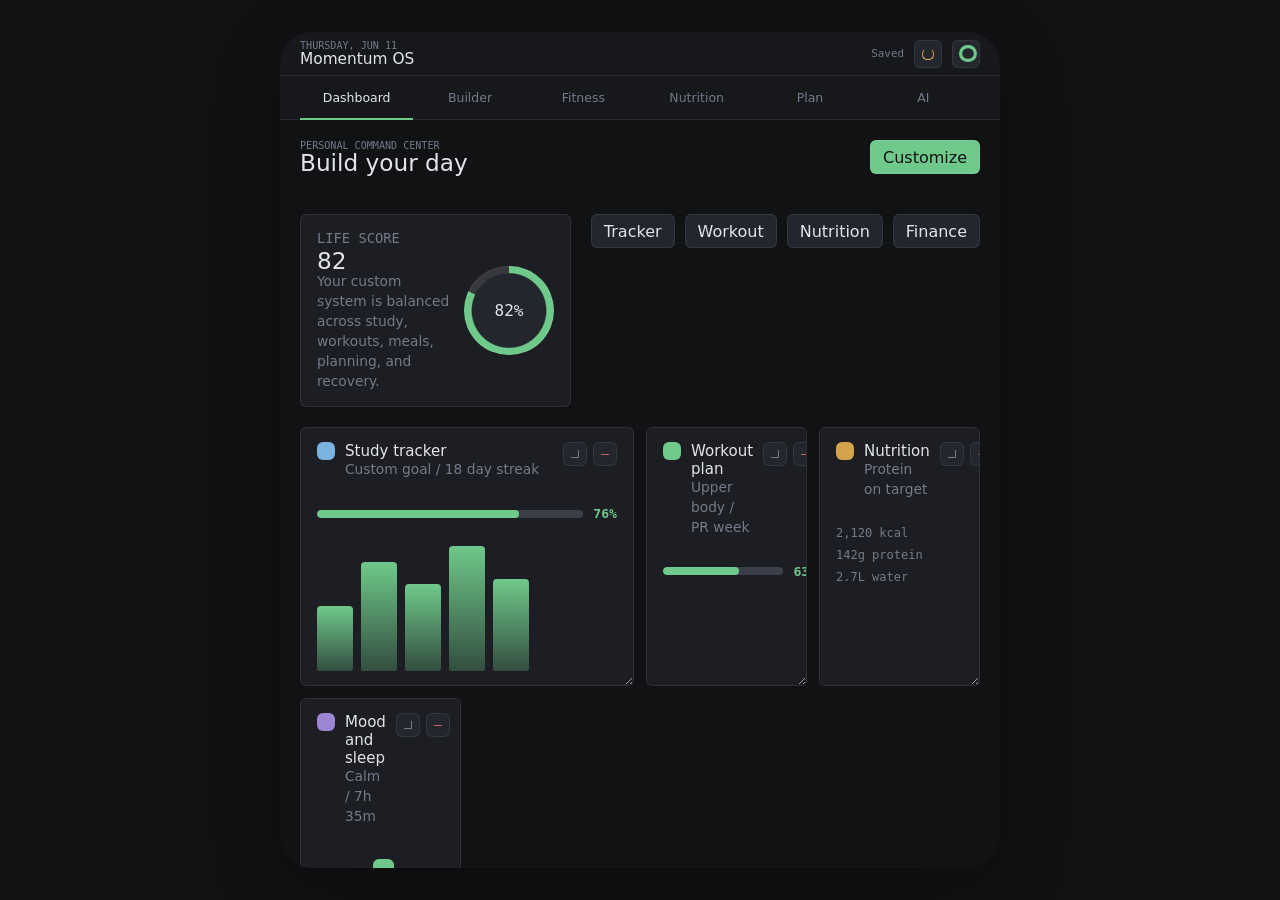
<file: index.html>
<!doctype html>
<html lang="en">
  <head>
    <meta charset="UTF-8" />
    <meta name="viewport" content="width=device-width, initial-scale=1.0" />
    <title>Momentum OS</title>
    <link rel="stylesheet" href="styles.css" />
  </head>
  <body>
    <div class="app-shell" data-theme="dark">
      <header class="topbar">
        <div>
          <p class="eyebrow">Thursday, Jun 11</p>
          <h1>Momentum OS</h1>
        </div>
        <div class="top-actions">
          <span class="save-indicator" id="saveState">Saved</span>
          <button class="alert-button" aria-label="Notifications" title="Notifications"></button>
          <button class="icon-button" id="themeToggle" aria-label="Toggle theme" title="Toggle theme">
            <span class="icon-sun"></span>
          </button>
        </div>
      </header>

      <nav class="bottom-nav" aria-label="Primary">
        <button class="active" data-target="dashboard"><span>Dashboard</span></button>
        <button data-target="builder"><span>Builder</span></button>
        <button data-target="fitness"><span>Fitness</span></button>
        <button data-target="nutrition"><span>Nutrition</span></button>
        <button data-target="planning"><span>Plan</span></button>
        <button data-target="coach"><span>AI</span></button>
      </nav>

      <main>
        <section class="view active" id="dashboard" aria-labelledby="dashboard-title">
          <div class="section-heading page-heading">
            <div>
              <p class="eyebrow">Personal command center</p>
              <h2 id="dashboard-title">Build your day</h2>
            </div>
            <button class="primary-button" data-target="builder" data-jump>Customize</button>
          </div>

          <section class="panel hero-panel">
            <div>
              <p class="eyebrow">Life score</p>
              <h2>82</h2>
              <p>Your custom system is balanced across study, workouts, meals, planning, and recovery.</p>
            </div>
            <div class="ring" style="--value: 82"><span>82%</span></div>
          </section>

          <div class="widget-toolbar">
            <button class="secondary-button" data-add-widget="tracker">Tracker</button>
            <button class="secondary-button" data-add-widget="workout">Workout</button>
            <button class="secondary-button" data-add-widget="nutrition">Nutrition</button>
            <button class="secondary-button" data-add-widget="finance">Finance</button>
          </div>

          <div class="dashboard-grid" id="dashboardGrid" aria-label="Custom dashboard widgets">
            <article class="widget-card large" draggable="true" data-widget="study">
              <div class="widget-head">
                <span class="widget-icon blue"></span>
                <div><h3>Study tracker</h3><p>Custom goal / 18 day streak</p></div>
                <div class="widget-actions">
                  <button class="resize-widget" aria-label="Resize widget">Resize</button>
                  <button class="remove-widget" aria-label="Remove widget">Remove</button>
                </div>
              </div>
              <div class="progress-row"><div class="progress-track"><span style="width: 76%"></span></div><strong>76%</strong></div>
              <div class="bar-chart compact"><span style="--h: 48%"></span><span style="--h: 80%"></span><span style="--h: 64%"></span><span style="--h: 92%"></span><span style="--h: 68%"></span></div>
            </article>

            <article class="widget-card" draggable="true" data-widget="workout">
              <div class="widget-head">
                <span class="widget-icon green"></span>
                <div><h3>Workout plan</h3><p>Upper body / PR week</p></div>
                <div class="widget-actions">
                  <button class="resize-widget" aria-label="Resize widget">Resize</button>
                  <button class="remove-widget" aria-label="Remove widget">Remove</button>
                </div>
              </div>
              <div class="progress-row"><div class="progress-track"><span style="width: 63%"></span></div><strong>63%</strong></div>
            </article>

            <article class="widget-card" draggable="true" data-widget="nutrition">
              <div class="widget-head">
                <span class="widget-icon amber"></span>
                <div><h3>Nutrition</h3><p>Protein on target</p></div>
                <div class="widget-actions">
                  <button class="resize-widget" aria-label="Resize widget">Resize</button>
                  <button class="remove-widget" aria-label="Remove widget">Remove</button>
                </div>
              </div>
              <div class="macro-row"><span>2,120 kcal</span><span>142g protein</span><span>2.7L water</span></div>
            </article>

            <article class="widget-card" draggable="true" data-widget="mood">
              <div class="widget-head">
                <span class="widget-icon purple"></span>
                <div><h3>Mood and sleep</h3><p>Calm / 7h 35m</p></div>
                <div class="widget-actions">
                  <button class="resize-widget" aria-label="Resize widget">Resize</button>
                  <button class="remove-widget" aria-label="Remove widget">Remove</button>
                </div>
              </div>
              <div class="mood-scale"><span></span><span></span><span class="active"></span><span></span><span></span></div>
            </article>
          </div>
        </section>

        <section class="view" id="builder" aria-labelledby="builder-title">
          <div class="section-heading page-heading">
            <div>
              <p class="eyebrow">System builder</p>
              <h2 id="builder-title">Customize everything</h2>
            </div>
            <button class="primary-button" id="createTracker">Create tracker</button>
          </div>

          <section class="panel">
            <div class="section-heading">
              <h3>Widget library</h3>
              <span class="pill">Drag-ready</span>
            </div>
            <div class="widget-library">
              <button data-add-widget="habit">Habit Tracker</button>
              <button data-add-widget="study">Study Tracker</button>
              <button data-add-widget="workout">Workout Tracker</button>
              <button data-add-widget="nutrition">Nutrition Tracker</button>
              <button data-add-widget="calendar">Calendar</button>
              <button data-add-widget="todo">To-Do List</button>
              <button data-add-widget="water">Water Intake</button>
              <button data-add-widget="sleep">Sleep Tracker</button>
              <button data-add-widget="mood">Mood Tracker</button>
              <button data-add-widget="reading">Reading Tracker</button>
              <button data-add-widget="finance">Finance Tracker</button>
              <button data-add-widget="custom">Custom Tracker</button>
            </div>
          </section>

          <section class="panel builder-panel">
            <div class="section-heading">
              <h3>Personalization</h3>
              <span class="pill">Live</span>
            </div>
            <label>Tracker name <input id="trackerName" value="Hydration + focus" /></label>
            <label>Category <input id="trackerCategory" value="Health" /></label>
            <label>Goal unit <input id="trackerUnit" value="8 glasses" /></label>
            <div class="swatches" aria-label="Theme colors">
              <button class="swatch green selected" data-accent="#6fc98a" aria-label="Green theme"></button>
              <button class="swatch blue" data-accent="#7bb3e0" aria-label="Blue theme"></button>
              <button class="swatch amber" data-accent="#d4a44c" aria-label="Amber theme"></button>
              <button class="swatch purple" data-accent="#9d86d4" aria-label="Purple theme"></button>
            </div>
          </section>

          <section class="panel">
            <div class="section-heading">
              <h3>Layouts</h3>
              <span class="pill">Mobile first</span>
            </div>
            <div class="layout-options">
              <button class="selected" data-layout="balanced">Balanced</button>
              <button data-layout="dense">Dense</button>
              <button data-layout="focus">Focus</button>
            </div>
          </section>
        </section>

        <section class="view" id="fitness" aria-labelledby="fitness-title">
          <div class="section-heading page-heading">
            <div>
              <p class="eyebrow">Workout dashboard</p>
              <h2 id="fitness-title">Strength system</h2>
            </div>
            <span class="pill">9 week streak</span>
          </div>

          <section class="panel hero-panel">
            <div>
              <p class="eyebrow">Today</p>
              <h3>Push strength A</h3>
              <p>Bench press, shoulder press, incline dumbbell press, dips, triceps.</p>
            </div>
            <button class="primary-button">Log workout</button>
          </section>

          <div class="two-col">
            <section class="panel">
              <div class="section-heading"><h3>Exercises</h3><span class="pill">PR ready</span></div>
              <div class="log-list">
                <div><strong>Bench press</strong><span>4 sets / 8 reps / 82.5 kg</span></div>
                <div><strong>Incline DB press</strong><span>3 sets / 10 reps / 28 kg</span></div>
                <div><strong>Cable fly</strong><span>3 sets / 14 reps / 18 kg</span></div>
              </div>
            </section>

            <section class="panel">
              <div class="section-heading"><h3>Muscle targets</h3><span class="pill">Weekly</span></div>
              <div class="subject-list">
                <div class="subject"><div><strong>Chest</strong><span>14 / 18 sets</span></div><div class="progress-track"><span style="width: 78%"></span></div></div>
                <div class="subject"><div><strong>Back</strong><span>10 / 16 sets</span></div><div class="progress-track"><span style="width: 62%"></span></div></div>
                <div class="subject"><div><strong>Legs</strong><span>8 / 14 sets</span></div><div class="progress-track"><span style="width: 57%"></span></div></div>
              </div>
            </section>
          </div>

          <section class="panel">
            <div class="section-heading"><h3>Strength trend</h3><span class="pill">6 months</span></div>
            <div class="line-chart" aria-label="Strength progress chart">
              <svg viewBox="0 0 320 120" role="img">
                <path class="grid-line" d="M10 100H310M10 60H310M10 20H310"></path>
                <path class="area" d="M10 94 C54 86, 65 68, 96 71 S143 76, 174 52 S238 36, 310 24 L310 120 L10 120Z"></path>
                <path class="line" d="M10 94 C54 86, 65 68, 96 71 S143 76, 174 52 S238 36, 310 24"></path>
              </svg>
            </div>
          </section>
        </section>

        <section class="view" id="nutrition" aria-labelledby="nutrition-title">
          <div class="section-heading page-heading">
            <div>
              <p class="eyebrow">Nutrition tracker</p>
              <h2 id="nutrition-title">Fuel plan</h2>
            </div>
            <button class="primary-button">Log meal</button>
          </div>

          <section class="panel hero-panel">
            <div>
              <p class="eyebrow">Workout aligned</p>
              <h3>Lean strength target</h3>
              <p>Protein is 86% complete. Add 34g protein at dinner to support recovery.</p>
            </div>
            <div class="ring" style="--value: 86"><span>86%</span></div>
          </section>

          <div class="macro-grid">
            <article class="metric"><p>Calories</p><strong>2,120</strong><div class="progress-track"><span style="width: 78%"></span></div></article>
            <article class="metric"><p>Protein</p><strong>142g</strong><div class="progress-track"><span style="width: 86%"></span></div></article>
            <article class="metric"><p>Carbs</p><strong>238g</strong><div class="progress-track"><span style="width: 69%"></span></div></article>
            <article class="metric"><p>Fats</p><strong>64g</strong><div class="progress-track"><span style="width: 72%"></span></div></article>
            <article class="metric"><p>Fiber</p><strong>29g</strong><div class="progress-track"><span style="width: 81%"></span></div></article>
            <article class="metric"><p>Water</p><strong>2.7L</strong><div class="progress-track"><span style="width: 67%"></span></div></article>
          </div>

          <section class="panel">
            <div class="section-heading"><h3>Meal plan</h3><span class="pill">Custom foods</span></div>
            <div class="log-list">
              <div><strong>Breakfast bowl</strong><span>620 kcal / oats, yogurt, berries, whey</span></div>
              <div><strong>Training lunch</strong><span>740 kcal / rice, chicken, avocado</span></div>
              <div><strong>Planned dinner</strong><span>680 kcal / salmon, potato, greens</span></div>
            </div>
          </section>
        </section>

        <section class="view" id="planning" aria-labelledby="planning-title">
          <div class="section-heading page-heading">
            <div>
              <p class="eyebrow">Calendar and planning</p>
              <h2 id="planning-title">Smart schedule</h2>
            </div>
            <button class="secondary-button">Connect</button>
          </div>

          <section class="panel sync-panel">
            <div><strong>Google Calendar</strong><span>Two-way sync active</span></div>
            <label class="toggle"><input type="checkbox" checked /><span></span></label>
            <div><strong>Apple Calendar</strong><span>Meals, workouts, tasks, and study blocks</span></div>
            <label class="toggle"><input type="checkbox" checked /><span></span></label>
          </section>

          <section class="panel">
            <div class="section-heading"><h3>Smart suggestions</h3><span class="pill">AI scheduled</span></div>
            <div class="timeline">
              <div class="timeline-item now"><time>08:30</time><div><strong>Deep work block</strong><span>Best focus window based on history</span></div></div>
              <div class="timeline-item"><time>17:10</time><div><strong>Push workout</strong><span>Placed after nutrition target is met</span></div></div>
              <div class="timeline-item"><time>20:30</time><div><strong>Meal prep and review</strong><span>Creates tomorrow's nutrition tasks</span></div></div>
            </div>
          </section>
        </section>

        <section class="view" id="coach" aria-labelledby="coach-title">
          <div class="section-heading page-heading">
            <div>
              <p class="eyebrow">AI coach</p>
              <h2 id="coach-title">Personal insights</h2>
            </div>
            <span class="pill">Adaptive</span>
          </div>

          <section class="panel coach-card">
            <h3>Today's recommendation</h3>
            <p>Your workout consistency is high, but sleep dips after late study sessions. Move revision earlier and keep dinner protein-heavy on training days.</p>
            <div class="ai-actions">
              <button class="primary-button">Generate workout plan</button>
              <button class="secondary-button">Build study schedule</button>
            </div>
          </section>

          <section class="panel">
            <div class="section-heading"><h3>Trends</h3><span class="pill">Daily / weekly / monthly / yearly</span></div>
            <div class="insight-list">
              <div><strong>Strength</strong><span>Bench volume up 14% over 6 weeks.</span></div>
              <div><strong>Nutrition</strong><span>Protein adherence predicts better workout completion.</span></div>
              <div><strong>Study</strong><span>Two 50-minute blocks beat four short sessions for retention.</span></div>
              <div><strong>Consistency</strong><span>Your best streaks start with morning dashboard check-ins.</span></div>
            </div>
          </section>
        </section>
      </main>
    </div>
    <script src="app.js"></script>
  </body>
</html>
</file>
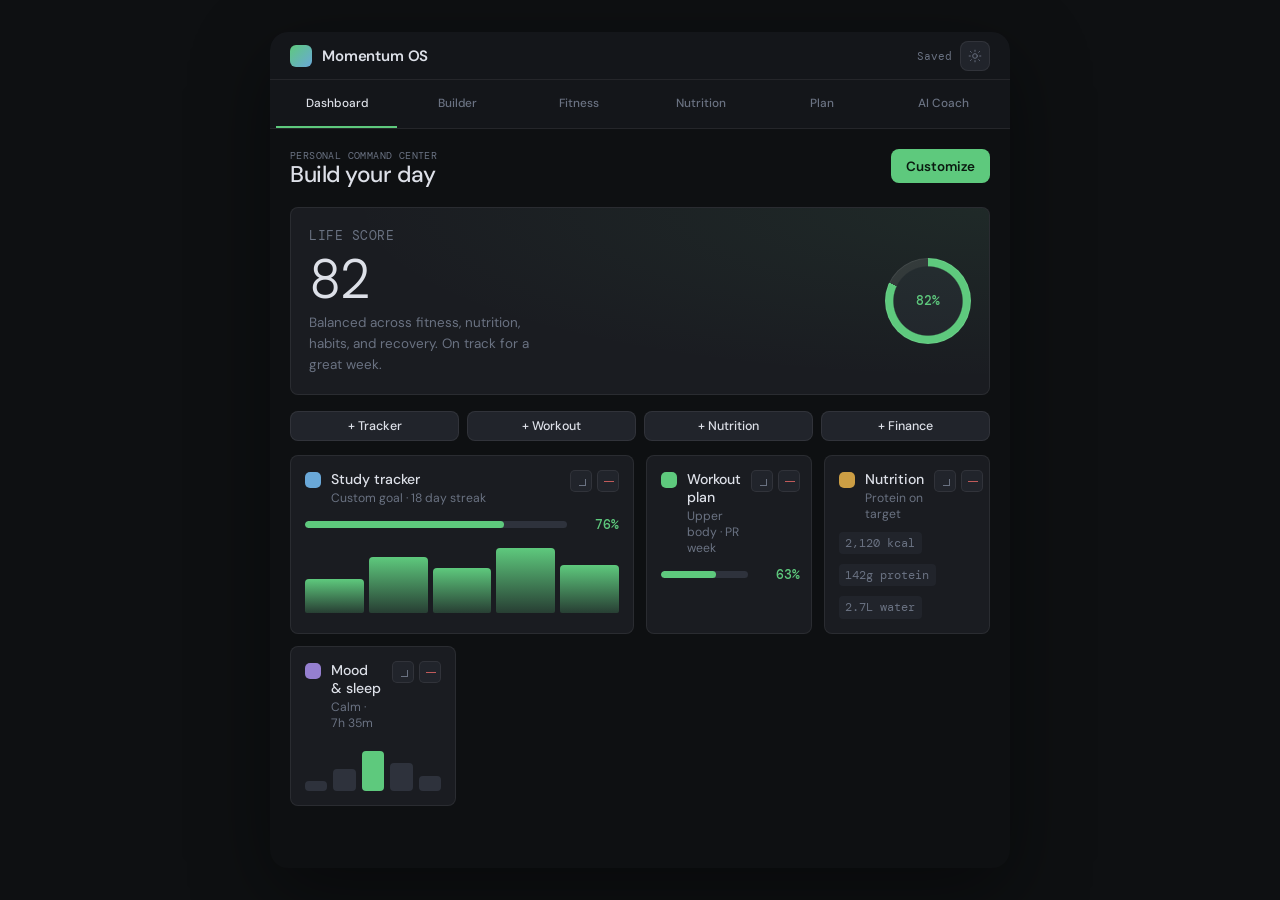
<file: momentum-os (2).html>
<!doctype html>
<html lang="en">
  <head>
    <meta charset="UTF-8" />
    <meta name="viewport" content="width=device-width, initial-scale=1.0" />
    <title>Momentum OS</title>
    <link rel="preconnect" href="https://fonts.googleapis.com" />
    <link rel="preconnect" href="https://fonts.gstatic.com" crossorigin />
    <link href="https://fonts.googleapis.com/css2?family=DM+Mono:ital,wght@0,300;0,400;0,500;1,400&family=DM+Sans:ital,opsz,wght@0,9..40,300;0,9..40,400;0,9..40,500;0,9..40,600;1,9..40,400&display=swap" rel="stylesheet" />
    <style>
/* ─── Design tokens ─────────────────────────────────────── */
:root {
  color-scheme: dark;
  --bg:        #0e1012;
  --rail:      #14161a;
  --card:      #1a1c21;
  --raised:    #21242b;
  --border:    rgba(255,255,255,.07);
  --border-md: rgba(255,255,255,.13);
  --text:      #dde0e8;
  --muted:     #6a7282;
  --faint:     #2e323c;
  --green:     #5ec97d;
  --blue:      #6aa8d8;
  --amber:     #cc9e44;
  --red:       #c05a5a;
  --purple:    #957fd0;
  --accent:    var(--green);
  --accent-2:  var(--blue);
  --warn:      var(--amber);
  --danger:    var(--red);
  --ink:       var(--text);
  --line:      var(--border);
  --surface:   var(--card);
  --surface-2: var(--raised);
  --page:      var(--bg);
  --shadow:    0 24px 80px rgba(0,0,0,.42);
  --radius:    8px;
  --font-sans: 'DM Sans', system-ui, sans-serif;
  --font-mono: 'DM Mono', 'Menlo', monospace;
}

.app-shell[data-theme="light"] {
  color-scheme: light;
  --bg:        #f2f4f7;
  --rail:      #e9ecf0;
  --card:      #ffffff;
  --raised:    #eef0f4;
  --border:    rgba(17,18,20,.08);
  --border-md: rgba(17,18,20,.14);
  --text:      #14161a;
  --muted:     #627082;
  --faint:     #c4c8d2;
  --page:      var(--bg);
  --ink:       var(--text);
  --line:      var(--border);
  --surface:   var(--card);
  --surface-2: var(--raised);
  --shadow:    0 24px 80px rgba(17,18,20,.12);
}

/* ─── Reset & base ──────────────────────────────────────── */
*, *::before, *::after { box-sizing: border-box; margin: 0; padding: 0; }
html { min-height: 100%; background: var(--bg); }
body {
  min-height: 100vh;
  color: var(--ink);
  font-family: var(--font-sans);
  font-size: 15px;
  font-weight: 400;
  background: var(--bg);
  -webkit-font-smoothing: antialiased;
}
button, input, textarea { font: inherit; color: inherit; cursor: pointer; }
input, textarea { cursor: text; }
h1, h2, h3, h4, p { margin: 0; }
a { color: inherit; }

/* ─── Shell ─────────────────────────────────────────────── */
.app-shell {
  width: min(100%, 740px);
  min-height: 100vh;
  height: 100vh;
  margin: 0 auto;
  background: var(--page);
  box-shadow: var(--shadow);
  display: flex;
  flex-direction: column;
  overflow: hidden;
  position: relative;
}

/* ─── Topbar ─────────────────────────────────────────────── */
.topbar {
  flex: 0 0 48px;
  z-index: 20;
  display: flex;
  justify-content: space-between;
  align-items: center;
  gap: 12px;
  padding: 0 20px;
  background: var(--rail);
  border-bottom: 1px solid var(--border);
}
.topbar-brand { display: flex; align-items: center; gap: 10px; }
.brand-mark {
  width: 22px; height: 22px; border-radius: 6px;
  background: linear-gradient(135deg, var(--green) 0%, var(--blue) 100%);
  flex-shrink: 0;
}
h1 { font-size: .94rem; font-weight: 600; letter-spacing: -.01em; }
h2 { font-size: 1.42rem; font-weight: 500; line-height: 1.1; letter-spacing: -.02em; }
h3 { font-size: .92rem; font-weight: 500; }
.eyebrow {
  color: var(--muted);
  font-family: var(--font-mono);
  font-size: .62rem;
  text-transform: uppercase;
  letter-spacing: .04em;
}
.top-actions { display: flex; align-items: center; gap: 8px; }
.save-indicator { color: var(--muted); font-family: var(--font-mono); font-size: .67rem; transition: color 200ms; }
.save-indicator.saving { color: var(--accent); }

.icon-btn {
  width: 30px; height: 30px; border-radius: var(--radius);
  border: 1px solid var(--line);
  background: var(--surface-2);
  display: grid; place-items: center;
  transition: border-color 160ms, background 160ms;
  position: relative;
}
.icon-btn:hover { border-color: var(--border-md); }
.icon-btn svg { width: 14px; height: 14px; stroke: var(--muted); fill: none; stroke-width: 1.6; stroke-linecap: round; stroke-linejoin: round; }

/* ─── Bottom nav ─────────────────────────────────────────── */
.bottom-nav {
  flex: 0 0 48px;
  z-index: 20;
  display: grid;
  grid-template-columns: repeat(6, 1fr);
  background: var(--rail);
  border-bottom: 1px solid var(--border);
  padding: 0 6px;
}
.bottom-nav button {
  min-height: 48px;
  border: 0; border-radius: 0;
  border-bottom: 2px solid transparent;
  background: transparent;
  color: var(--muted);
  font-size: .74rem;
  font-weight: 500;
  transition: color 160ms, border-color 160ms;
  display: flex; align-items: center; justify-content: center;
}
.bottom-nav button.active { color: var(--text); border-bottom-color: var(--accent); }

/* ─── Main scroll area ───────────────────────────────────── */
main { flex: 1; overflow-y: auto; overflow-x: hidden; padding: 20px; scroll-behavior: smooth; }

/* ─── Views ─────────────────────────────────────────────── */
.view { display: none; }
.view.active { display: block; animation: slide-in 240ms cubic-bezier(.25,.46,.45,.94) both; }
@keyframes slide-in {
  from { opacity: 0; transform: translateY(8px); }
}
@media (prefers-reduced-motion: reduce) {
  .view.active { animation: none; }
}

/* ─── Reusable components ────────────────────────────────── */
.panel {
  border: 1px solid var(--line);
  background: var(--surface);
  border-radius: var(--radius);
  padding: 16px;
  margin-top: 16px;
}
.panel:first-child { margin-top: 0; }

.page-heading {
  display: flex; justify-content: space-between; align-items: flex-start;
  margin-bottom: 20px; gap: 12px;
}

.section-head {
  display: flex; justify-content: space-between; align-items: center;
  margin-bottom: 14px; gap: 8px;
}

.pill {
  padding: .3rem .6rem;
  border: 1px solid var(--line);
  background: var(--surface-2);
  border-radius: 6px;
  color: var(--accent);
  font-size: .71rem;
  font-weight: 700;
  white-space: nowrap;
}

.btn-primary {
  min-height: 34px; padding: 0 14px;
  background: var(--green); color: #0a1a10;
  border: 1px solid transparent;
  border-radius: var(--radius);
  font-weight: 600; font-size: .84rem;
  transition: opacity 160ms, transform 100ms;
  white-space: nowrap;
}
.btn-primary:hover { opacity: .9; }
.btn-primary:active { transform: scale(.97); }
.btn-secondary {
  min-height: 34px; padding: 0 14px;
  background: var(--surface-2); color: var(--ink);
  border: 1px solid var(--line);
  border-radius: var(--radius);
  font-weight: 500; font-size: .84rem;
  transition: border-color 160ms;
}
.btn-secondary:hover { border-color: var(--border-md); }

/* ─── Hero panel ─────────────────────────────────────────── */
.hero-panel {
  display: grid;
  grid-template-columns: 1fr auto;
  align-items: center;
  gap: 16px;
  padding: 18px;
  border: 1px solid var(--line);
  background: var(--surface);
  border-radius: var(--radius);
  margin-bottom: 16px;
  position: relative;
  overflow: hidden;
}
.hero-panel::before {
  content: '';
  position: absolute; inset: 0;
  background: radial-gradient(ellipse at top right, rgba(94,201,125,.08) 0%, transparent 65%);
  pointer-events: none;
}
.hero-panel h2 {
  font-family: var(--font-mono);
  font-size: 3.4rem;
  font-weight: 300;
  color: var(--text);
  margin: .2rem 0;
  letter-spacing: -.04em;
}
.hero-panel p { color: var(--muted); font-size: .84rem; line-height: 1.55; max-width: 28ch; }

/* ─── Ring ───────────────────────────────────────────────── */
.ring {
  --size: 5.4rem;
  width: var(--size); aspect-ratio: 1;
  border-radius: 50%;
  display: grid; place-items: center;
  background:
    radial-gradient(circle, var(--surface-2) 56%, transparent 58%),
    conic-gradient(var(--accent) calc(var(--value) * 1%), rgba(255,255,255,.1) 0);
  box-shadow: inset 0 0 0 1px var(--line);
  flex-shrink: 0;
}
.ring span { font-family: var(--font-mono); font-size: .82rem; font-weight: 500; color: var(--accent); }

/* ─── Progress ───────────────────────────────────────────── */
.progress-row { display: flex; align-items: center; gap: 10px; }
.progress-track {
  flex: 1; height: 7px; border-radius: 4px;
  background: var(--faint); overflow: hidden;
}
.progress-track span {
  display: block; height: 100%; border-radius: inherit;
  background: var(--green);
  transition: width 600ms cubic-bezier(.2,.9,.2,1);
}
.progress-pct { font-family: var(--font-mono); font-size: .8rem; color: var(--accent); font-weight: 500; min-width: 2.6rem; text-align: right; }

/* ─── Widget grid ─────────────────────────────────────────── */
.widget-toolbar {
  display: grid;
  grid-template-columns: repeat(4, 1fr);
  gap: 8px;
  margin-bottom: 14px;
}
.widget-toolbar .btn-secondary { font-size: .78rem; padding: 0 8px; min-height: 30px; }

.dashboard-grid {
  display: grid;
  grid-template-columns: repeat(2, minmax(0,1fr));
  gap: 12px;
  position: relative;
}
.dashboard-grid.dense-layout { grid-template-columns: repeat(3,minmax(0,1fr)); }
.dashboard-grid.focus-layout { grid-template-columns: 1fr; }
.dashboard-grid.focus-layout .widget-card { grid-column: 1; }

/* drop indicator */
.drop-indicator {
  position: absolute; left: 0; right: 0;
  height: 2px; background: var(--accent);
  border-radius: 2px; pointer-events: none;
  opacity: 0; transition: opacity 120ms;
}
.drop-indicator.visible { opacity: 1; }

.widget-card {
  border: 1px solid var(--line);
  background: var(--surface);
  border-radius: var(--radius);
  padding: 14px;
  min-height: 148px;
  align-content: start;
  display: grid;
  gap: 10px;
  transition: opacity 180ms, transform 160ms, border-color 160ms, box-shadow 160ms;
  cursor: grab;
}
.widget-card:hover { border-color: var(--border-md); }
.widget-card.large { grid-column: 1 / -1; }
.widget-card.dragging { opacity: .42; transform: scale(.97); box-shadow: 0 8px 32px rgba(0,0,0,.3); cursor: grabbing; }

.widget-head {
  display: grid;
  grid-template-columns: auto 1fr auto;
  gap: 10px;
  align-items: start;
}
.widget-dot {
  width: 16px; height: 16px; border-radius: 5px; flex-shrink: 0; margin-top: 2px;
}
.widget-dot.green { background: var(--green); }
.widget-dot.blue  { background: var(--blue); }
.widget-dot.amber { background: var(--amber); }
.widget-dot.purple { background: var(--purple); }

.widget-head h3 { font-size: .88rem; font-weight: 500; }
.widget-head p { color: var(--muted); font-size: .76rem; margin-top: 2px; }

.widget-acts { display: flex; gap: 5px; }
.widget-acts button {
  width: 22px; height: 22px; border-radius: 5px;
  border: 1px solid var(--border);
  background: var(--raised);
  overflow: hidden; text-indent: -999px;
  position: relative;
  transition: border-color 160ms;
}
.widget-acts button:hover { border-color: var(--border-md); }
.resize-btn::after {
  content: ''; position: absolute;
  right: 5px; bottom: 5px;
  width: 7px; height: 7px;
  border: 1.5px solid var(--muted);
  border-top: 0; border-left: 0;
}
.remove-btn::after {
  content: ''; position: absolute;
  left: 6px; top: 10px;
  width: 10px; height: 1.5px;
  background: var(--red);
}

/* macro row */
.macro-row {
  display: flex; gap: 10px; flex-wrap: wrap;
  font-family: var(--font-mono); font-size: .73rem; color: var(--muted);
}
.macro-row span { background: var(--raised); border-radius: 4px; padding: .2rem .4rem; }

/* mood scale */
.mood-scale {
  display: grid; grid-template-columns: repeat(5,1fr);
  gap: 6px; align-items: end; height: 50px;
}
.mood-scale span { border-radius: 4px; background: var(--faint); transition: background 200ms; }
.mood-scale span.active { background: var(--accent); }
.mood-scale span:nth-child(1) { height: 20%; }
.mood-scale span:nth-child(2) { height: 44%; }
.mood-scale span:nth-child(3) { height: 80%; }
.mood-scale span:nth-child(4) { height: 56%; }
.mood-scale span:nth-child(5) { height: 30%; }

/* bar chart */
.bar-chart {
  height: 70px;
  display: grid; grid-template-columns: repeat(5,1fr);
  align-items: end; gap: 5px;
}
.bar-chart span {
  height: var(--h); min-height: 6px;
  border-radius: 4px 4px 2px 2px;
  background: linear-gradient(180deg, var(--green), rgba(94,201,125,.2));
  animation: grow 600ms cubic-bezier(.2,.9,.2,1) both;
}
@keyframes grow { from { height: 4px; } }
@media (prefers-reduced-motion: reduce) { .bar-chart span { animation: none; } }

/* ─── Builder ─────────────────────────────────────────────── */
.widget-library {
  display: grid;
  grid-template-columns: repeat(2,1fr);
  gap: 8px;
}
.widget-library button {
  min-height: 36px; padding: 0 10px;
  text-align: left;
  border: 1px solid var(--border);
  border-radius: var(--radius);
  background: var(--raised);
  font-size: .82rem;
  transition: border-color 160ms, background 160ms;
}
.widget-library button:hover { border-color: var(--border-md); background: var(--surface-2); }

.builder-form { display: grid; gap: 12px; }
.builder-form label { display: grid; gap: 5px; color: var(--muted); font-size: .74rem; }
.builder-form input {
  min-height: 36px; padding: 0 10px;
  border: 1px solid var(--border);
  border-radius: var(--radius);
  background: var(--raised);
  transition: border-color 160ms;
}
.builder-form input:focus { outline: none; border-color: var(--accent); }

.swatches { display: flex; gap: 8px; padding: 4px 0; }
.swatch {
  width: 32px; height: 32px; border-radius: var(--radius);
  border: 2px solid transparent;
  cursor: pointer; transition: transform 120ms;
}
.swatch:hover { transform: scale(1.08); }
.swatch.selected { box-shadow: 0 0 0 2px var(--text); }
.swatch.green  { background: var(--green); }
.swatch.blue   { background: var(--blue); }
.swatch.amber  { background: var(--amber); }
.swatch.purple { background: var(--purple); }

.layout-opts { display: grid; grid-template-columns: repeat(3,1fr); gap: 8px; }
.layout-opts button {
  min-height: 36px; border: 1px solid var(--border);
  border-radius: var(--radius); background: var(--raised);
  font-size: .82rem; transition: border-color 160ms, background 160ms;
}
.layout-opts button.selected { background: var(--accent); color: #0a1a10; border-color: var(--accent); font-weight: 600; }

/* ─── Fitness ─────────────────────────────────────────────── */
.log-list { display: grid; gap: 8px; }
.log-item {
  padding: 10px 12px;
  border: 1px solid var(--border);
  border-radius: var(--radius);
  background: var(--raised);
  display: grid; gap: 2px;
}
.log-item strong { font-size: .88rem; }
.log-item span   { color: var(--muted); font-size: .76rem; }

.subject-list { display: grid; gap: 10px; }
.subject-item { display: grid; gap: 7px; padding: 10px 12px; border-radius: var(--radius); background: var(--raised); }
.subject-item-top { display: flex; justify-content: space-between; }
.subject-item-top strong { font-size: .86rem; }
.subject-item-top span   { color: var(--muted); font-size: .76rem; }

.line-chart { height: 9rem; }
.line-chart svg { width: 100%; height: 100%; }
.chart-grid { stroke: var(--line); stroke-width: 1; }
.chart-area { fill: rgba(94,201,125,.13); }
.chart-line { fill: none; stroke: var(--accent); stroke-width: 2.5; stroke-linecap: round; stroke-linejoin: round; }

/* Pomodoro timer */
.timer-face {
  display: grid; place-items: center;
  padding: 8px 0;
}
#timerDisplay {
  font-family: var(--font-mono);
  font-size: 2.6rem;
  font-weight: 300;
  letter-spacing: -.02em;
  color: var(--text);
  transition: color 300ms;
}
#timerDisplay.active-timer { color: var(--accent); }
.timer-modes {
  display: grid; grid-template-columns: repeat(3,1fr);
  gap: 6px; margin-bottom: 12px;
}
.timer-modes button {
  min-height: 32px; border: 1px solid var(--border);
  border-radius: var(--radius); background: var(--raised);
  font-size: .78rem; color: var(--muted);
  transition: background 160ms, color 160ms;
}
.timer-modes button.selected { background: var(--accent); color: #0a1a10; border-color: var(--accent); font-weight: 600; }
.timer-btns { display: grid; grid-template-columns: 1fr 1fr; gap: 8px; }
.timer-ring {
  position: relative; width: 120px; height: 120px; margin: 0 auto 10px;
}
.timer-ring svg { width: 100%; height: 100%; transform: rotate(-90deg); }
.timer-ring-track { fill: none; stroke: var(--faint); stroke-width: 5; }
.timer-ring-fill  { fill: none; stroke: var(--accent); stroke-width: 5; stroke-linecap: round; transition: stroke-dashoffset 1s linear; }
.timer-ring-label { position: absolute; inset: 0; display: grid; place-items: center; }
.timer-ring-label span { font-family: var(--font-mono); font-size: 1.5rem; font-weight: 400; }

/* ─── Nutrition ───────────────────────────────────────────── */
.macro-grid {
  display: grid;
  grid-template-columns: repeat(2,1fr);
  gap: 10px;
  margin-bottom: 16px;
}
.metric-card {
  border: 1px solid var(--line);
  background: var(--surface);
  border-radius: var(--radius);
  padding: 12px 14px;
  display: grid; gap: 6px;
}
.metric-card p { color: var(--muted); font-size: .74rem; }
.metric-card strong { font-family: var(--font-mono); font-size: 1.2rem; font-weight: 400; display: block; }

.meal-form { display: grid; grid-template-columns: 1fr auto; gap: 8px; margin-top: 12px; }
.meal-form input {
  min-height: 34px; padding: 0 10px;
  border: 1px solid var(--border); border-radius: var(--radius);
  background: var(--raised); font-size: .84rem;
}
.meal-form input:focus { outline: none; border-color: var(--accent); }

/* ─── Planning ────────────────────────────────────────────── */
.sync-grid {
  display: grid; grid-template-columns: 1fr auto;
  gap: 10px; align-items: center;
}
.sync-row { display: grid; gap: 2px; }
.sync-row strong { font-size: .88rem; }
.sync-row span   { color: var(--muted); font-size: .76rem; }

.toggle-wrap { display: flex; align-items: center; gap: 6px; }
.toggle { position: relative; width: 40px; height: 22px; flex-shrink: 0; }
.toggle input { position: absolute; opacity: 0; }
.toggle-track {
  position: absolute; inset: 0;
  border-radius: 11px; background: var(--faint);
  transition: background 200ms; cursor: pointer;
}
.toggle input:checked ~ .toggle-track { background: var(--accent); }
.toggle-thumb {
  position: absolute; top: 3px; left: 3px;
  width: 16px; height: 16px; border-radius: 50%;
  background: #fff; transition: transform 200ms;
  pointer-events: none;
}
.toggle input:checked ~ .toggle-track ~ .toggle-thumb { transform: translateX(18px); }

.timeline { display: grid; gap: 10px; }
.timeline-item {
  display: grid; grid-template-columns: 3.2rem 1fr;
  gap: 10px; align-items: start;
}
.timeline-item time {
  font-family: var(--font-mono); font-size: .72rem;
  color: var(--muted); font-weight: 500; padding-top: 1px;
}
.timeline-item.now time { color: var(--accent); }
.timeline-body {
  padding-left: 10px;
  border-left: 2px solid var(--faint);
  display: grid; gap: 2px;
}
.timeline-item.now .timeline-body { border-left-color: var(--accent); }
.timeline-body strong { font-size: .88rem; }
.timeline-body span   { color: var(--muted); font-size: .76rem; }

/* ─── AI Coach ────────────────────────────────────────────── */
.chat-container {
  display: flex; flex-direction: column;
  gap: 10px;
  min-height: 280px;
  padding: 14px;
  border: 1px solid var(--line);
  background: var(--surface);
  border-radius: var(--radius);
  overflow-y: auto;
  max-height: 380px;
}
.chat-msg {
  padding: 10px 14px;
  border-radius: var(--radius);
  font-size: .84rem; line-height: 1.6;
  max-width: 88%;
  animation: msg-in 200ms ease both;
}
@keyframes msg-in { from { opacity: 0; transform: translateY(4px); } }
.chat-msg.user {
  background: var(--raised); border: 1px solid var(--border);
  align-self: flex-end; color: var(--text);
}
.chat-msg.ai {
  background: rgba(94,201,125,.08);
  border: 1px solid rgba(94,201,125,.18);
  align-self: flex-start; color: var(--text);
}
.chat-msg.ai strong { color: var(--accent); }
.chat-msg.typing { opacity: .6; font-style: italic; }

.chat-form { display: grid; grid-template-columns: 1fr auto; gap: 8px; margin-top: 12px; }
.chat-form input {
  min-height: 38px; padding: 0 12px;
  border: 1px solid var(--border); border-radius: var(--radius);
  background: var(--raised); font-size: .84rem;
  transition: border-color 160ms;
}
.chat-form input:focus { outline: none; border-color: var(--accent); }

.insight-list { display: grid; gap: 8px; }
.insight-item {
  padding: 10px 12px;
  border: 1px solid var(--border);
  border-radius: var(--radius);
  background: var(--raised);
  display: grid; gap: 2px;
}
.insight-item strong { font-size: .86rem; }
.insight-item span   { color: var(--muted); font-size: .76rem; }

/* quick-action chips */
.quick-prompts { display: flex; flex-wrap: wrap; gap: 6px; margin-bottom: 10px; }
.quick-prompts button {
  padding: .3rem .7rem;
  border: 1px solid var(--border); border-radius: 20px;
  background: var(--raised); font-size: .76rem;
  color: var(--muted); transition: border-color 160ms, color 160ms;
}
.quick-prompts button:hover { border-color: var(--accent); color: var(--accent); }

/* ─── Misc ───────────────────────────────────────────────── */
.two-col { display: grid; gap: 16px; }

.check-btn {
  width: 26px; height: 26px; border-radius: 50%;
  border: 1px solid var(--line);
  background: var(--surface-2);
  flex-shrink: 0; position: relative;
  transition: background 180ms, border-color 180ms;
}
.check-btn.done { background: var(--accent); border-color: var(--accent); }
.check-btn.done::after {
  content: '';
  position: absolute; left: 8px; top: 5px;
  width: 6px; height: 11px;
  border: solid #0a1a10; border-width: 0 1.8px 1.8px 0;
  transform: rotate(45deg);
}

/* ─── Responsive ─────────────────────────────────────────── */
@media (min-width: 760px) {
  body { padding: 2rem 0; }
  .app-shell {
    min-height: calc(100vh - 4rem);
    height: calc(100vh - 4rem);
    border-radius: 18px;
    overflow: hidden;
  }
  .topbar { border-radius: 18px 18px 0 0; }
  .two-col { grid-template-columns: 1fr 1fr; }
  .macro-grid { grid-template-columns: repeat(3,1fr); }
  .widget-library { grid-template-columns: repeat(3,1fr); }
  .dashboard-grid { grid-template-columns: repeat(4,minmax(0,1fr)); }
  .dashboard-grid .widget-card.large { grid-column: span 2; }
  .chat-form input { font-size: .88rem; }
}

@media (max-width: 420px) {
  main { padding: 14px; }
  .topbar { padding: 0 14px; }
  h2 { font-size: 1.25rem; }
  .widget-toolbar { grid-template-columns: repeat(2,1fr); }
  .dashboard-grid { grid-template-columns: 1fr; }
  .widget-card.large { grid-column: 1; }
  .macro-grid { grid-template-columns: 1fr 1fr; }
}
    </style>
  </head>
  <body>
    <div class="app-shell" data-theme="dark">

      <!-- Topbar -->
      <header class="topbar">
        <div class="topbar-brand">
          <div class="brand-mark"></div>
          <h1>Momentum OS</h1>
        </div>
        <div class="top-actions">
          <span class="save-indicator" id="saveState">Saved</span>
          <button class="icon-btn" id="themeToggle" aria-label="Toggle theme" title="Toggle theme">
            <svg viewBox="0 0 24 24"><circle cx="12" cy="12" r="4"/><line x1="12" y1="2" x2="12" y2="4"/><line x1="12" y1="20" x2="12" y2="22"/><line x1="4.22" y1="4.22" x2="5.64" y2="5.64"/><line x1="18.36" y1="18.36" x2="19.78" y2="19.78"/><line x1="2" y1="12" x2="4" y2="12"/><line x1="20" y1="12" x2="22" y2="12"/><line x1="4.22" y1="19.78" x2="5.64" y2="18.36"/><line x1="18.36" y1="5.64" x2="19.78" y2="4.22"/></svg>
          </button>
        </div>
      </header>

      <!-- Nav -->
      <nav class="bottom-nav" aria-label="Primary navigation">
        <button class="active" data-target="dashboard">Dashboard</button>
        <button data-target="builder">Builder</button>
        <button data-target="fitness">Fitness</button>
        <button data-target="nutrition">Nutrition</button>
        <button data-target="planning">Plan</button>
        <button data-target="coach">AI Coach</button>
      </nav>

      <main id="mainScroll">

        <!-- ── DASHBOARD ── -->
        <section class="view active" id="dashboard">
          <div class="page-heading">
            <div>
              <p class="eyebrow">Personal command center</p>
              <h2>Build your day</h2>
            </div>
            <button class="btn-primary" data-jump="builder">Customize</button>
          </div>

          <section class="hero-panel">
            <div>
              <p class="eyebrow">Life score</p>
              <h2 id="lifeScore">82</h2>
              <p>Balanced across fitness, nutrition, habits, and recovery. On track for a great week.</p>
            </div>
            <div class="ring" style="--value:82"><span>82%</span></div>
          </section>

          <div class="widget-toolbar">
            <button class="btn-secondary" data-add-widget="tracker">+ Tracker</button>
            <button class="btn-secondary" data-add-widget="workout">+ Workout</button>
            <button class="btn-secondary" data-add-widget="nutrition">+ Nutrition</button>
            <button class="btn-secondary" data-add-widget="finance">+ Finance</button>
          </div>

          <div class="dashboard-grid" id="dashboardGrid">
            <div class="drop-indicator" id="dropIndicator"></div>

            <article class="widget-card large" draggable="true" data-widget="study">
              <div class="widget-head">
                <span class="widget-dot blue"></span>
                <div><h3>Study tracker</h3><p>Custom goal · 18 day streak</p></div>
                <div class="widget-acts">
                  <button class="resize-btn" aria-label="Resize">Resize</button>
                  <button class="remove-btn" aria-label="Remove">Remove</button>
                </div>
              </div>
              <div class="progress-row">
                <div class="progress-track"><span style="width:76%"></span></div>
                <span class="progress-pct">76%</span>
              </div>
              <div class="bar-chart">
                <span style="--h:48%"></span><span style="--h:80%"></span>
                <span style="--h:64%"></span><span style="--h:92%"></span>
                <span style="--h:68%"></span>
              </div>
            </article>

            <article class="widget-card" draggable="true" data-widget="workout">
              <div class="widget-head">
                <span class="widget-dot green"></span>
                <div><h3>Workout plan</h3><p>Upper body · PR week</p></div>
                <div class="widget-acts">
                  <button class="resize-btn" aria-label="Resize">Resize</button>
                  <button class="remove-btn" aria-label="Remove">Remove</button>
                </div>
              </div>
              <div class="progress-row">
                <div class="progress-track"><span style="width:63%"></span></div>
                <span class="progress-pct">63%</span>
              </div>
            </article>

            <article class="widget-card" draggable="true" data-widget="nutrition">
              <div class="widget-head">
                <span class="widget-dot amber"></span>
                <div><h3>Nutrition</h3><p>Protein on target</p></div>
                <div class="widget-acts">
                  <button class="resize-btn" aria-label="Resize">Resize</button>
                  <button class="remove-btn" aria-label="Remove">Remove</button>
                </div>
              </div>
              <div class="macro-row">
                <span>2,120 kcal</span><span>142g protein</span><span>2.7L water</span>
              </div>
            </article>

            <article class="widget-card" draggable="true" data-widget="mood">
              <div class="widget-head">
                <span class="widget-dot purple"></span>
                <div><h3>Mood &amp; sleep</h3><p>Calm · 7h 35m</p></div>
                <div class="widget-acts">
                  <button class="resize-btn" aria-label="Resize">Resize</button>
                  <button class="remove-btn" aria-label="Remove">Remove</button>
                </div>
              </div>
              <div class="mood-scale">
                <span></span><span></span><span class="active"></span><span></span><span></span>
              </div>
            </article>
          </div>
        </section>

        <!-- ── BUILDER ── -->
        <section class="view" id="builder">
          <div class="page-heading">
            <div>
              <p class="eyebrow">System builder</p>
              <h2>Customize everything</h2>
            </div>
            <button class="btn-primary" id="createTracker">Create tracker</button>
          </div>

          <section class="panel">
            <div class="section-head"><h3>Widget library</h3><span class="pill">Drag-ready</span></div>
            <div class="widget-library">
              <button data-add-widget="habit">Habit Tracker</button>
              <button data-add-widget="study">Study Tracker</button>
              <button data-add-widget="workout">Workout Tracker</button>
              <button data-add-widget="nutrition">Nutrition Tracker</button>
              <button data-add-widget="calendar">Calendar</button>
              <button data-add-widget="todo">To-Do List</button>
              <button data-add-widget="water">Water Intake</button>
              <button data-add-widget="sleep">Sleep Tracker</button>
              <button data-add-widget="mood">Mood Tracker</button>
              <button data-add-widget="reading">Reading Tracker</button>
              <button data-add-widget="finance">Finance Tracker</button>
              <button data-add-widget="custom">Custom Tracker</button>
            </div>
          </section>

          <section class="panel">
            <div class="section-head"><h3>Create custom tracker</h3><span class="pill">Live</span></div>
            <div class="builder-form">
              <label>Tracker name<input id="trackerName" value="Hydration + focus" /></label>
              <label>Category<input id="trackerCategory" value="Health" /></label>
              <label>Goal unit<input id="trackerUnit" value="8 glasses" /></label>
              <div>
                <p class="eyebrow" style="margin-bottom:8px">Theme color</p>
                <div class="swatches">
                  <button class="swatch green selected" data-accent="#5ec97d" aria-label="Green"></button>
                  <button class="swatch blue"   data-accent="#6aa8d8" aria-label="Blue"></button>
                  <button class="swatch amber"  data-accent="#cc9e44" aria-label="Amber"></button>
                  <button class="swatch purple" data-accent="#957fd0" aria-label="Purple"></button>
                </div>
              </div>
            </div>
          </section>

          <section class="panel">
            <div class="section-head"><h3>Layout</h3><span class="pill">Mobile first</span></div>
            <div class="layout-opts">
              <button class="selected" data-layout="balanced">Balanced</button>
              <button data-layout="dense">Dense</button>
              <button data-layout="focus">Focus</button>
            </div>
          </section>
        </section>

        <!-- ── FITNESS ── -->
        <section class="view" id="fitness">
          <div class="page-heading">
            <div>
              <p class="eyebrow">Workout dashboard</p>
              <h2>Strength system</h2>
            </div>
            <span class="pill">9 week streak</span>
          </div>

          <section class="hero-panel">
            <div>
              <p class="eyebrow">Today — Push A</p>
              <h3 style="font-size:1.1rem;font-weight:500;margin:.4rem 0 .5rem">Bench · OHP · Incline · Dips · Triceps</h3>
              <p>4 exercises · est. 65 min · PR target on bench</p>
            </div>
            <button class="btn-primary" id="logWorkout">Log set</button>
          </section>

          <div class="two-col">
            <section class="panel">
              <div class="section-head"><h3>Exercises</h3><span class="pill">PR ready</span></div>
              <div class="log-list">
                <div class="log-item"><strong>Bench press</strong><span>4 × 8 · 82.5 kg</span></div>
                <div class="log-item"><strong>OHP</strong><span>3 × 8 · 55 kg</span></div>
                <div class="log-item"><strong>Incline DB press</strong><span>3 × 10 · 28 kg</span></div>
                <div class="log-item"><strong>Cable fly</strong><span>3 × 14 · 18 kg</span></div>
              </div>
            </section>

            <section class="panel">
              <div class="section-head"><h3>Volume targets</h3><span class="pill">Weekly</span></div>
              <div class="subject-list">
                <div class="subject-item">
                  <div class="subject-item-top"><strong>Chest</strong><span>14 / 18 sets</span></div>
                  <div class="progress-track"><span style="width:78%"></span></div>
                </div>
                <div class="subject-item">
                  <div class="subject-item-top"><strong>Back</strong><span>10 / 16 sets</span></div>
                  <div class="progress-track"><span style="width:62%"></span></div>
                </div>
                <div class="subject-item">
                  <div class="subject-item-top"><strong>Legs</strong><span>8 / 14 sets</span></div>
                  <div class="progress-track"><span style="width:57%"></span></div>
                </div>
              </div>
            </section>
          </div>

          <!-- Pomodoro timer -->
          <section class="panel">
            <div class="section-head"><h3>Focus timer</h3><span class="pill">Pomodoro</span></div>
            <div class="timer-modes">
              <button class="selected" data-mins="25">Work · 25m</button>
              <button data-mins="5">Break · 5m</button>
              <button data-mins="15">Long · 15m</button>
            </div>
            <div class="timer-ring">
              <svg viewBox="0 0 120 120">
                <circle class="timer-ring-track" cx="60" cy="60" r="52"/>
                <circle class="timer-ring-fill" id="timerArc" cx="60" cy="60" r="52"
                  stroke-dasharray="326.7" stroke-dashoffset="0"/>
              </svg>
              <div class="timer-ring-label"><span id="timerDisplay">25:00</span></div>
            </div>
            <div class="timer-btns">
              <button class="btn-primary" id="timerStart">Start</button>
              <button class="btn-secondary" id="timerReset">Reset</button>
            </div>
          </section>

          <section class="panel">
            <div class="section-head"><h3>Strength trend</h3><span class="pill">6 months</span></div>
            <div class="line-chart">
              <svg viewBox="0 0 320 100" preserveAspectRatio="none">
                <path class="chart-grid" d="M10 80H310M10 50H310M10 20H310"/>
                <path class="chart-area" d="M10 76 C54 68,65 52,96 55 S143 60,174 40 S238 26,310 14 L310 100 L10 100Z"/>
                <path class="chart-line" d="M10 76 C54 68,65 52,96 55 S143 60,174 40 S238 26,310 14"/>
              </svg>
            </div>
          </section>
        </section>

        <!-- ── NUTRITION ── -->
        <section class="view" id="nutrition">
          <div class="page-heading">
            <div>
              <p class="eyebrow">Daily fuel</p>
              <h2>Nutrition tracker</h2>
            </div>
            <button class="btn-primary" id="logMealBtn">Log meal</button>
          </div>

          <section class="hero-panel">
            <div>
              <p class="eyebrow">Workout aligned</p>
              <h3 style="font-size:1rem;font-weight:500;margin:.3rem 0 .4rem">Lean strength target</h3>
              <p>Protein <strong id="proteinPct" style="color:var(--accent)">86%</strong> complete. Add ~34g protein at dinner.</p>
            </div>
            <div class="ring" id="nutritionRing" style="--value:86"><span id="nutritionRingVal">86%</span></div>
          </section>

          <div class="macro-grid">
            <div class="metric-card"><p>Calories</p><strong id="metCal">2,120</strong><div class="progress-track" style="margin-top:6px"><span id="metCalBar" style="width:78%"></span></div></div>
            <div class="metric-card"><p>Protein</p><strong id="metPro">142g</strong><div class="progress-track" style="margin-top:6px"><span id="metProBar" style="width:86%"></span></div></div>
            <div class="metric-card"><p>Carbs</p><strong id="metCarb">238g</strong><div class="progress-track" style="margin-top:6px"><span id="metCarbBar" style="width:69%"></span></div></div>
            <div class="metric-card"><p>Fats</p><strong id="metFat">64g</strong><div class="progress-track" style="margin-top:6px"><span id="metFatBar" style="width:72%"></span></div></div>
            <div class="metric-card"><p>Fiber</p><strong>29g</strong><div class="progress-track" style="margin-top:6px"><span style="width:81%"></span></div></div>
            <div class="metric-card"><p>Water</p><strong>2.7L</strong><div class="progress-track" style="margin-top:6px"><span style="width:67%"></span></div></div>
          </div>

          <section class="panel">
            <div class="section-head"><h3>Today's meals</h3><span class="pill">Custom foods</span></div>
            <div class="log-list" id="mealLog">
              <div class="log-item"><strong>Breakfast bowl</strong><span>620 kcal · oats, yogurt, berries, whey</span></div>
              <div class="log-item"><strong>Training lunch</strong><span>740 kcal · rice, chicken, avocado</span></div>
              <div class="log-item"><strong>Planned dinner</strong><span>680 kcal · salmon, potato, greens</span></div>
            </div>
            <div class="meal-form" id="mealFormArea" style="display:none">
              <input id="mealInput" placeholder="e.g. Protein shake · 35g protein · 180 kcal" />
              <button class="btn-primary" id="addMealConfirm">Add</button>
            </div>
          </section>
        </section>

        <!-- ── PLANNING ── -->
        <section class="view" id="planning">
          <div class="page-heading">
            <div>
              <p class="eyebrow">Calendar &amp; planning</p>
              <h2>Smart schedule</h2>
            </div>
            <button class="btn-secondary">Connect</button>
          </div>

          <section class="panel">
            <div class="section-head"><h3>Calendar sync</h3><span class="pill">Live</span></div>
            <div class="sync-grid">
              <div class="sync-row"><strong>Google Calendar</strong><span>Two-way sync active</span></div>
              <label class="toggle">
                <input type="checkbox" checked />
                <div class="toggle-track"></div>
                <div class="toggle-thumb"></div>
              </label>
              <div class="sync-row"><strong>Apple Health</strong><span>Workouts, sleep, and steps</span></div>
              <label class="toggle">
                <input type="checkbox" checked />
                <div class="toggle-track"></div>
                <div class="toggle-thumb"></div>
              </label>
              <div class="sync-row"><strong>Notion</strong><span>Tasks and study blocks</span></div>
              <label class="toggle">
                <input type="checkbox" />
                <div class="toggle-track"></div>
                <div class="toggle-thumb"></div>
              </label>
            </div>
          </section>

          <section class="panel">
            <div class="section-head"><h3>Today's schedule</h3><span class="pill">AI scheduled</span></div>
            <div class="timeline">
              <div class="timeline-item now">
                <time>08:30</time>
                <div class="timeline-body"><strong>Deep work block</strong><span>Best focus window based on history</span></div>
              </div>
              <div class="timeline-item">
                <time>12:00</time>
                <div class="timeline-body"><strong>Training lunch</strong><span>Rice, chicken, avocado · 740 kcal</span></div>
              </div>
              <div class="timeline-item">
                <time>17:10</time>
                <div class="timeline-body"><strong>Push workout A</strong><span>Placed after nutrition target is met</span></div>
              </div>
              <div class="timeline-item">
                <time>20:30</time>
                <div class="timeline-body"><strong>Meal prep &amp; review</strong><span>Creates tomorrow's nutrition tasks</span></div>
              </div>
            </div>
          </section>

          <section class="panel">
            <div class="section-head"><h3>Upcoming</h3></div>
            <div class="log-list">
              <div class="log-item"><strong>Leg day · Friday</strong><span>Squat, RDL, leg press, calf raises</span></div>
              <div class="log-item"><strong>Weekly review · Sunday</strong><span>Metrics, habit streaks, goal adjustment</span></div>
            </div>
          </section>
        </section>

        <!-- ── AI COACH ── -->
        <section class="view" id="coach">
          <div class="page-heading">
            <div>
              <p class="eyebrow">Powered by Claude</p>
              <h2>AI Coach</h2>
            </div>
            <span class="pill">Adaptive</span>
          </div>

          <div class="quick-prompts">
            <button class="quick-chip">Optimize my workout split</button>
            <button class="quick-chip">Improve my protein intake</button>
            <button class="quick-chip">Build a study schedule</button>
            <button class="quick-chip">Why am I feeling tired?</button>
          </div>

          <div class="chat-container" id="chatContainer">
            <div class="chat-msg ai">
              <strong>Coach</strong><br>
              Hi! I'm your AI coach. I can see your fitness, nutrition, and habit data. Ask me anything — workout plans, meal timing, recovery tips, or how to push past a plateau.
            </div>
          </div>

          <div class="chat-form">
            <input id="chatInput" placeholder="Ask your coach…" autocomplete="off" />
            <button class="btn-primary" id="chatSend">Send</button>
          </div>

          <section class="panel" style="margin-top:16px">
            <div class="section-head"><h3>Weekly insights</h3><span class="pill">Auto-generated</span></div>
            <div class="insight-list">
              <div class="insight-item"><strong>Strength</strong><span>Bench press volume up 14% over 6 weeks. Ready for a new PR attempt.</span></div>
              <div class="insight-item"><strong>Nutrition</strong><span>Protein adherence correlates with better workout completion — keep it up.</span></div>
              <div class="insight-item"><strong>Study</strong><span>Two 50-min deep work blocks beat four short sessions for long-term retention.</span></div>
              <div class="insight-item"><strong>Recovery</strong><span>Sleep dips after late study sessions. Move revision earlier on training days.</span></div>
            </div>
          </section>
        </section>

      </main>
    </div><!-- end app-shell -->

    <script>
// ─── State & config ──────────────────────────────────────
const shell      = document.querySelector('.app-shell');
const mainScroll = document.getElementById('mainScroll');
const saveEl     = document.getElementById('saveState');

const widgetPresets = {
  habit:     ['Habit Tracker',    'Daily routine · streaks',        68, 'green'],
  study:     ['Study Tracker',    'Subjects · sessions · goals',    76, 'blue'],
  workout:   ['Workout Tracker',  'Plans · sets · PRs',             63, 'green'],
  nutrition: ['Nutrition Tracker','Calories · macros · water',      86, 'amber'],
  calendar:  ['Calendar',         'Tasks · meals · sessions',       58, 'blue'],
  todo:      ['To-Do List',       'Projects · subtasks · deadlines',72, 'purple'],
  water:     ['Water Intake',     'Hydration · reminders',          67, 'blue'],
  sleep:     ['Sleep Tracker',    'Recovery · bedtime · quality',   74, 'purple'],
  mood:      ['Mood Tracker',     'Energy · stress · notes',        61, 'purple'],
  reading:   ['Reading Tracker',  'Books · pages · notes',          54, 'amber'],
  finance:   ['Finance Tracker',  'Budget · savings · spend',       71, 'green'],
  tracker:   ['Custom Tracker',   'Anything you want to measure',   50, 'purple'],
  custom:    ['Custom Tracker',   'Anything you want to measure',   50, 'purple'],
};

// Restore theme / accent
const savedTheme  = localStorage.getItem('mo-theme');
const savedAccent = localStorage.getItem('mo-accent');
if (savedTheme)  shell.dataset.theme = savedTheme;
if (savedAccent) shell.style.setProperty('--accent', savedAccent);

// ─── Saved indicator ─────────────────────────────────────
let saveTimer;
function showSaved(msg = 'Saved') {
  saveEl.textContent = msg;
  saveEl.classList.add('saving');
  clearTimeout(saveTimer);
  saveTimer = setTimeout(() => {
    saveEl.textContent = 'Saved';
    saveEl.classList.remove('saving');
  }, 1200);
}

// ─── Navigation ───────────────────────────────────────────
function activateView(id) {
  document.querySelectorAll('.view').forEach(v => v.classList.toggle('active', v.id === id));
  document.querySelectorAll('.bottom-nav button').forEach(b =>
    b.classList.toggle('active', b.dataset.target === id));
  mainScroll.scrollTo({ top: 0, behavior: 'smooth' });
}

document.querySelectorAll('.bottom-nav button').forEach(b =>
  b.addEventListener('click', () => activateView(b.dataset.target)));

document.querySelectorAll('[data-jump]').forEach(b =>
  b.addEventListener('click', () => activateView(b.dataset.jump)));

// ─── Theme toggle ─────────────────────────────────────────
document.getElementById('themeToggle').addEventListener('click', () => {
  const next = shell.dataset.theme === 'dark' ? 'light' : 'dark';
  shell.dataset.theme = next;
  localStorage.setItem('mo-theme', next);
  showSaved('Theme saved');
});

// ─── Accent swatches ──────────────────────────────────────
document.querySelectorAll('.swatch').forEach(s => {
  s.addEventListener('click', () => {
    document.querySelectorAll('.swatch').forEach(x => x.classList.remove('selected'));
    s.classList.add('selected');
    shell.style.setProperty('--accent', s.dataset.accent);
    localStorage.setItem('mo-accent', s.dataset.accent);
    showSaved('Color saved');
  });
});

// ─── Layout options ───────────────────────────────────────
const grid = document.getElementById('dashboardGrid');
document.querySelectorAll('.layout-opts button').forEach(b => {
  b.addEventListener('click', () => {
    document.querySelectorAll('.layout-opts button').forEach(x => x.classList.remove('selected'));
    b.classList.add('selected');
    grid.classList.remove('dense-layout', 'focus-layout');
    if (b.dataset.layout === 'dense')  grid.classList.add('dense-layout');
    if (b.dataset.layout === 'focus')  grid.classList.add('focus-layout');
    showSaved('Layout saved');
  });
});

// ─── Widget system ────────────────────────────────────────
function escHtml(s) {
  return String(s).replace(/[&<>"']/g, c => ({ '&':'&amp;','<':'&lt;','>':'&gt;','"':'&quot;',"'":'&#39;' }[c]));
}

function addWidget(type, override = {}) {
  const preset = widgetPresets[type] || widgetPresets.custom;
  const title    = override.title    || preset[0];
  const subtitle = override.subtitle || preset[1];
  const pct      = override.progress || preset[2];
  const color    = preset[3];

  const w = document.createElement('article');
  w.className   = 'widget-card';
  w.draggable   = true;
  w.dataset.widget = type;
  w.innerHTML = `
    <div class="widget-head">
      <span class="widget-dot ${color}"></span>
      <div><h3>${escHtml(title)}</h3><p>${escHtml(subtitle)}</p></div>
      <div class="widget-acts">
        <button class="resize-btn" aria-label="Resize">Resize</button>
        <button class="remove-btn" aria-label="Remove">Remove</button>
      </div>
    </div>
    <div class="progress-row">
      <div class="progress-track"><span style="width:${pct}%"></span></div>
      <span class="progress-pct">${pct}%</span>
    </div>
    <div class="macro-row"><span>Milestone active</span><span>Streak on</span><span>Daily insights</span></div>
  `;
  grid.appendChild(w);
  bindWidget(w);
  showSaved('Widget added');
}

function bindWidget(w) {
  w.querySelector('.remove-btn')?.addEventListener('click', () => { w.remove(); showSaved('Widget removed'); });
  w.querySelector('.resize-btn')?.addEventListener('click', () => { w.classList.toggle('large'); showSaved('Size saved'); });
  w.addEventListener('dragstart', e => {
    dragState.el = w; w.classList.add('dragging');
    e.dataTransfer.effectAllowed = 'move';
  });
  w.addEventListener('dragend', () => {
    w.classList.remove('dragging'); dragState.el = null;
    dropInd.classList.remove('visible');
    showSaved('Order saved');
  });
}

grid.querySelectorAll('.widget-card').forEach(bindWidget);

// Widget add buttons (toolbar + library)
document.querySelectorAll('[data-add-widget]').forEach(b =>
  b.addEventListener('click', () => { addWidget(b.dataset.addWidget); activateView('dashboard'); }));

// Create tracker button
document.getElementById('createTracker').addEventListener('click', () => {
  const title    = document.getElementById('trackerName').value.trim()    || 'Custom tracker';
  const category = document.getElementById('trackerCategory').value.trim() || 'Personal';
  const unit     = document.getElementById('trackerUnit').value.trim()     || '100%';
  addWidget('custom', { title, subtitle: `${category} · goal ${unit}`, progress: 42 });
  activateView('dashboard');
});

// ─── Drag & drop with indicator ──────────────────────────
const dropInd  = document.getElementById('dropIndicator');
const dragState = { el: null };

grid.addEventListener('dragover', e => {
  e.preventDefault();
  if (!dragState.el) return;
  const after = getAfterEl(grid, e.clientY);
  if (after == null) {
    grid.appendChild(dragState.el);
  } else {
    grid.insertBefore(dragState.el, after);
  }
});
grid.addEventListener('dragleave', () => dropInd.classList.remove('visible'));

function getAfterEl(container, y) {
  const els = [...container.querySelectorAll('.widget-card:not(.dragging)')];
  return els.reduce((closest, child) => {
    const box = child.getBoundingClientRect();
    const off = y - box.top - box.height / 2;
    return (off < 0 && off > closest.offset) ? { offset: off, element: child } : closest;
  }, { offset: Number.NEGATIVE_INFINITY }).element;
}

// ─── Pomodoro timer ───────────────────────────────────────
let timerInterval = null;
let timerSecs     = 25 * 60;
let timerMax      = 25 * 60;
let timerRunning  = false;
const timerDisp   = document.getElementById('timerDisplay');
const timerArc    = document.getElementById('timerArc');
const CIRCUMF     = 326.7;

function updateTimerUI() {
  const m = String(Math.floor(timerSecs / 60)).padStart(2, '0');
  const s = String(timerSecs % 60).padStart(2, '0');
  timerDisp.textContent = `${m}:${s}`;
  const pct = timerSecs / timerMax;
  timerArc.style.strokeDashoffset = CIRCUMF * (1 - pct);
  timerDisp.classList.toggle('active-timer', timerRunning);
}

document.querySelectorAll('.timer-modes button').forEach(b => {
  b.addEventListener('click', () => {
    document.querySelectorAll('.timer-modes button').forEach(x => x.classList.remove('selected'));
    b.classList.add('selected');
    clearInterval(timerInterval); timerRunning = false;
    timerMax = parseInt(b.dataset.mins) * 60;
    timerSecs = timerMax;
    document.getElementById('timerStart').textContent = 'Start';
    updateTimerUI();
  });
});

document.getElementById('timerStart').addEventListener('click', function () {
  if (timerRunning) {
    clearInterval(timerInterval); timerRunning = false;
    this.textContent = 'Resume';
  } else {
    timerRunning = true;
    this.textContent = 'Pause';
    timerInterval = setInterval(() => {
      if (timerSecs <= 0) {
        clearInterval(timerInterval); timerRunning = false;
        document.getElementById('timerStart').textContent = 'Start';
        timerSecs = timerMax;
      } else { timerSecs--; }
      updateTimerUI();
    }, 1000);
  }
  updateTimerUI();
});

document.getElementById('timerReset').addEventListener('click', () => {
  clearInterval(timerInterval); timerRunning = false;
  timerSecs = timerMax;
  document.getElementById('timerStart').textContent = 'Start';
  updateTimerUI();
});
updateTimerUI();

// ─── Meal logging ─────────────────────────────────────────
const mealFormArea = document.getElementById('mealFormArea');
const mealInput    = document.getElementById('mealInput');
const mealLog      = document.getElementById('mealLog');

document.getElementById('logMealBtn').addEventListener('click', () => {
  mealFormArea.style.display = 'grid';
  mealInput.focus();
});

document.getElementById('addMealConfirm').addEventListener('click', () => {
  const val = mealInput.value.trim();
  if (!val) return;
  const item = document.createElement('div');
  item.className = 'log-item';
  item.innerHTML = `<strong>${escHtml(val)}</strong><span>Just logged</span>`;
  mealLog.appendChild(item);
  mealInput.value = '';
  mealFormArea.style.display = 'none';
  showSaved('Meal logged');
});
mealInput.addEventListener('keydown', e => { if (e.key === 'Enter') document.getElementById('addMealConfirm').click(); });

// ─── AI Coach ─────────────────────────────────────────────
const chatContainer = document.getElementById('chatContainer');
const chatInput     = document.getElementById('chatInput');

// Context about the user for the coach
const USER_CONTEXT = `You are an adaptive personal AI coach inside "Momentum OS", a productivity dashboard app.

User's current data snapshot:
- Life score: 82/100
- Fitness: 9-week workout streak. Today: Push A (bench, OHP, incline DB, cable fly). Bench: 82.5 kg × 8 reps. Volume targets: Chest 78%, Back 62%, Legs 57%.
- Nutrition: 2,120 kcal today. Protein 142g (86% of target). Carbs 238g. Fats 64g. Water 2.7L. Goal: lean strength.
- Study: 76% weekly goal, 18-day streak.
- Sleep/Mood: Calm, 7h 35m sleep last night.
- Planning: deep work block at 08:30, push workout at 17:10, meal prep at 20:30.

Be concise, direct, and evidence-based. Use bullet points only when listing multiple items. Personalize advice based on the data above. 2–4 sentences for normal answers; 5–8 for plans. Do not repeat the question back.`;

async function sendChat(userMsg) {
  appendMsg('user', userMsg);
  chatInput.value = '';

  const typingEl = appendMsg('ai', '…', true);

  try {
    const res = await fetch('https://api.anthropic.com/v1/messages', {
      method: 'POST',
      headers: { 'Content-Type': 'application/json' },
      body: JSON.stringify({
        model: 'claude-sonnet-4-20250514',
        max_tokens: 1000,
        system: USER_CONTEXT,
        messages: [{ role: 'user', content: userMsg }]
      })
    });

    if (!res.ok) throw new Error(`API error ${res.status}`);
    const data = await res.json();
    const reply = data.content?.find(b => b.type === 'text')?.text || 'No response.';
    typingEl.remove();
    appendMsg('ai', reply);
  } catch (err) {
    typingEl.remove();
    appendMsg('ai', 'Unable to reach the coach right now. Check your connection and try again.');
    console.error(err);
  }
}

function appendMsg(role, text, isTyping = false) {
  const el = document.createElement('div');
  el.className = `chat-msg ${role}${isTyping ? ' typing' : ''}`;
  if (role === 'ai' && !isTyping) {
    // format markdown-ish bold
    const formatted = escHtml(text)
      .replace(/\*\*(.+?)\*\*/g, '<strong>$1</strong>')
      .replace(/\n/g, '<br>');
    el.innerHTML = `<strong>Coach</strong><br>${formatted}`;
  } else {
    el.textContent = text;
  }
  chatContainer.appendChild(el);
  chatContainer.scrollTop = chatContainer.scrollHeight;
  return el;
}

document.getElementById('chatSend').addEventListener('click', () => {
  const msg = chatInput.value.trim();
  if (msg) sendChat(msg);
});
chatInput.addEventListener('keydown', e => {
  if (e.key === 'Enter' && !e.shiftKey) { e.preventDefault(); document.getElementById('chatSend').click(); }
});

document.querySelectorAll('.quick-chip').forEach(b =>
  b.addEventListener('click', () => sendChat(b.textContent)));
    </script>
  </body>
</html>
</file>
<file: styles.css>
:root {
  color-scheme: dark;
  --bg: #111214;
  --rail: #16181c;
  --card: #1c1e23;
  --raised: #23262d;
  --border: rgba(255, 255, 255, 0.08);
  --border-md: rgba(255, 255, 255, 0.14);
  --text: #e2e4e9;
  --muted: #737b8a;
  --faint: #3a3f4a;
  --green: #6fc98a;
  --blue: #7bb3e0;
  --amber: #d4a44c;
  --red: #c96060;
  --purple: #9d86d4;
  --accent: var(--green);
  --accent-2: var(--blue);
  --warn: var(--amber);
  --danger: var(--red);
  --ink: var(--text);
  --line: var(--border);
  --surface: var(--card);
  --surface-2: var(--raised);
  --page: var(--bg);
  --shadow: 0 20px 70px rgba(0, 0, 0, 0.32);
  --font-sans: 'DM Sans', system-ui, sans-serif;
  --font-mono: 'DM Mono', 'Menlo', monospace;
}

* {
  box-sizing: border-box;
}

html {
  min-height: 100%;
  background: var(--bg);
}

body {
  min-height: 100vh;
  margin: 0;
  color: var(--ink);
  font-family: var(--font-sans);
  font-weight: 400;
  background: var(--bg);
}

button,
input {
  font: inherit;
}

button {
  color: inherit;
  cursor: pointer;
}

.app-shell {
  width: min(100%, 720px);
  min-height: 100vh;
  height: 100vh;
  margin: 0 auto;
  background: var(--page);
  box-shadow: var(--shadow);
  position: relative;
  overflow-x: hidden;
  display: flex;
  flex-direction: column;
}

.app-shell[data-theme="light"] {
  color-scheme: light;
  --bg: #f5f6f8;
  --rail: #eceff3;
  --card: #ffffff;
  --raised: #f2f4f7;
  --border: rgba(17, 18, 20, 0.08);
  --border-md: rgba(17, 18, 20, 0.14);
  --text: #17191d;
  --muted: #697180;
  --faint: #c6cad2;
  --page: var(--bg);
  --ink: var(--text);
  --line: var(--border);
  --surface: var(--card);
  --surface-2: var(--raised);
  --shadow: 0 20px 70px rgba(17, 18, 20, 0.12);
}

.topbar {
  flex: 0 0 44px;
  z-index: 10;
  display: flex;
  justify-content: space-between;
  align-items: center;
  gap: 14px;
  height: 44px;
  padding: 0 20px;
  background: var(--rail);
  border-bottom: 1px solid var(--border);
}

h1,
h2,
h3,
p {
  margin: 0;
}

h1 {
  font-size: 0.96rem;
  font-weight: 500;
  line-height: 1.1;
}

h2 {
  font-size: 1.45rem;
  font-weight: 500;
  line-height: 1;
}

h3 {
  font-size: 0.94rem;
  font-weight: 500;
}

.eyebrow {
  color: var(--muted);
  font-family: var(--font-mono);
  font-size: 0.63rem;
  font-weight: 400;
  letter-spacing: 0;
  text-transform: uppercase;
}

.top-actions,
.timer-actions,
.section-heading,
.habit-top,
.progress-row {
  display: flex;
  align-items: center;
}

.top-actions {
  gap: 10px;
}

.icon-button,
.alert-button,
.avatar,
.check-button {
  border: 1px solid var(--line);
  background: var(--surface-2);
  transition: border-color 180ms ease, background 180ms ease;
}

.icon-button,
.alert-button {
  width: 28px;
  height: 28px;
  border-radius: 6px;
  display: grid;
  place-items: center;
}

.alert-button::before {
  content: "";
  width: 10px;
  height: 10px;
  border: 1.5px solid var(--amber);
  border-radius: 50% 50% 45% 45%;
  border-top-color: transparent;
}

.save-indicator {
  color: var(--muted);
  font-family: var(--font-mono);
  font-size: 0.68rem;
}

.avatar {
  width: 2.45rem;
  height: 2.45rem;
  border-radius: 50%;
  color: #062018;
  background: linear-gradient(135deg, var(--accent), var(--accent-2));
  font-weight: 800;
}

main {
  flex: 1;
  overflow: auto;
  padding: 20px;
}

.view {
  display: none;
  animation: viewIn 260ms ease both;
}

.view.active {
  display: block;
}

@keyframes viewIn {
  from {
    opacity: 0;
    transform: translateY(0.55rem);
  }
}

.score-hero,
.level-card,
.timer-card,
.hero-panel,
.widget-card {
  border: 1px solid var(--line);
  background: var(--surface);
  border-radius: 6px;
  padding: 14px 16px;
  display: grid;
  gap: 14px;
}

.score-hero,
.hero-panel {
  grid-template-columns: 1fr auto;
  align-items: center;
}

.hero-copy,
.insights p,
.level-card p,
.panel p,
.widget-card p {
  color: var(--muted);
  line-height: 1.45;
  font-size: 0.86rem;
}

.score-hero h2 {
  font-family: var(--font-mono);
  font-size: 3.8rem;
  font-weight: 300;
  margin: 0.25rem 0;
}

.ring {
  --size: 5.6rem;
  width: var(--size);
  aspect-ratio: 1;
  border-radius: 50%;
  display: grid;
  place-items: center;
  background:
    radial-gradient(circle, var(--surface-2) 58%, transparent 60%),
    conic-gradient(var(--accent) calc(var(--value) * 1%), rgba(255, 255, 255, 0.12) 0);
  box-shadow: inset 0 0 0 1px var(--line);
}

.ring span {
  font-family: var(--font-mono);
  font-weight: 400;
}

.ring.large {
  --size: 11.5rem;
}

.quick-grid {
  display: grid;
  grid-template-columns: repeat(3, 1fr);
  gap: 20px;
  margin: 20px 0;
}

.widget-toolbar,
.macro-grid,
.widget-library,
.layout-options,
.swatches,
.ai-actions {
  display: grid;
  gap: 10px;
}

.widget-toolbar {
  grid-template-columns: repeat(4, 1fr);
  margin: 20px 0;
}

.dashboard-grid {
  display: grid;
  grid-template-columns: repeat(2, minmax(0, 1fr));
  gap: 12px;
}

.dashboard-grid.dense-layout {
  grid-template-columns: repeat(3, minmax(0, 1fr));
}

.dashboard-grid.dense-layout .widget-card {
  min-height: 118px;
}

.dashboard-grid.focus-layout {
  grid-template-columns: 1fr;
}

.dashboard-grid.focus-layout .widget-card {
  grid-column: 1;
}

.widget-card {
  min-height: 150px;
  align-content: start;
  resize: both;
  overflow: auto;
  transition: opacity 180ms ease, border-color 180ms ease, transform 180ms ease;
}

.widget-card.large {
  grid-column: 1 / -1;
}

.widget-card.dragging {
  opacity: 0.5;
  transform: scale(0.98);
}

.widget-head {
  display: grid;
  grid-template-columns: auto 1fr auto;
  gap: 10px;
  align-items: start;
  margin-bottom: 12px;
}

.widget-actions {
  display: flex;
  gap: 6px;
}

.widget-actions button {
  width: 24px;
  height: 24px;
  overflow: hidden;
  text-indent: -999px;
  border: 1px solid var(--border);
  border-radius: 6px;
  background: var(--raised);
  position: relative;
}

.resize-widget::after,
.remove-widget::after {
  content: "";
  position: absolute;
  inset: 7px;
  border: 1px solid var(--muted);
}

.resize-widget::after {
  border-left: 0;
  border-top: 0;
}

.remove-widget::after {
  height: 1px;
  top: 11px;
  border: 0;
  background: var(--red);
}

.widget-icon {
  width: 18px;
  height: 18px;
  border-radius: 6px;
  display: inline-block;
}

.widget-icon.green {
  background: var(--green);
}

.widget-icon.blue {
  background: var(--blue);
}

.widget-icon.amber {
  background: var(--amber);
}

.widget-icon.purple {
  background: var(--purple);
}

.macro-row {
  display: grid;
  gap: 8px;
  color: var(--muted);
  font-family: var(--font-mono);
  font-size: 0.75rem;
}

.mood-scale {
  display: grid;
  grid-template-columns: repeat(5, 1fr);
  gap: 8px;
  align-items: end;
  height: 54px;
}

.mood-scale span {
  border-radius: 6px;
  background: var(--raised);
}

.mood-scale span:nth-child(1) {
  height: 18px;
}

.mood-scale span:nth-child(2) {
  height: 30px;
}

.mood-scale span:nth-child(3) {
  height: 48px;
}

.mood-scale span:nth-child(4) {
  height: 36px;
}

.mood-scale span:nth-child(5) {
  height: 24px;
}

.mood-scale .active {
  background: var(--accent);
}

.metric,
.panel,
.habit-card,
.task-card,
.badge-card {
  border: 1px solid var(--line);
  background: var(--surface);
  border-radius: 6px;
}

.metric {
  min-height: 92px;
  padding: 14px 16px;
}

.macro-grid {
  grid-template-columns: repeat(2, 1fr);
  margin: 20px 0;
}

.metric p,
.task-card p,
.habit-card p,
.subject span,
.timeline-item span,
.sync-panel span,
.badge-card p {
  color: var(--muted);
  font-size: 0.78rem;
}

.metric strong {
  display: block;
  margin-top: 0.35rem;
  font-family: var(--font-mono);
  font-size: 1.25rem;
  font-weight: 400;
}

.metric-icon,
.nav-icon,
.icon-sun {
  display: inline-block;
  width: 1.1rem;
  aspect-ratio: 1;
  position: relative;
}

.icon-sun {
  border-radius: 50%;
  box-shadow: inset 0 0 0 0.2rem var(--accent);
}

.icon-leaf {
  border-radius: 80% 0 80% 0;
  background: var(--accent);
  transform: rotate(-20deg);
}

.icon-flame {
  background: var(--warn);
  border-radius: 70% 70% 70% 12%;
  transform: rotate(-45deg);
}

.icon-clock {
  border: 0.18rem solid var(--accent);
  border-radius: 50%;
}

.panel {
  padding: 14px 16px;
  margin-top: 20px;
}

.section-heading {
  justify-content: space-between;
  gap: 0.9rem;
  margin-bottom: 0.8rem;
}

.page-heading {
  margin: 0 0 20px;
}

.pill,
.text-button,
.primary-button,
.secondary-button,
.segmented button,
.timer-mode button {
  border: 1px solid var(--line);
  background: var(--surface-2);
  border-radius: 6px;
}

.pill {
  color: var(--accent);
  padding: 0.35rem 0.55rem;
  font-size: 0.74rem;
  font-weight: 800;
}

.text-button {
  color: var(--accent);
  padding: 0.45rem 0.65rem;
}

.primary-button,
.secondary-button {
  min-height: 34px;
  padding: 0 12px;
  font-weight: 500;
}

.primary-button {
  color: #111214;
  background: var(--green);
}

.secondary-button {
  color: var(--ink);
}

.full {
  width: 100%;
  margin-top: 0.9rem;
}

.timeline {
  display: grid;
  gap: 0.75rem;
}

.timeline-item {
  display: grid;
  grid-template-columns: 3rem 1fr;
  gap: 0.75rem;
  align-items: start;
}

.timeline-item time {
  color: var(--accent);
  font-size: 0.74rem;
  font-weight: 850;
}

.timeline-item div {
  display: grid;
  gap: 0.2rem;
  padding-left: 0.8rem;
  border-left: 2px solid var(--line);
}

.timeline-item.now div {
  border-color: var(--accent);
}

.bar-chart {
  height: 8.5rem;
  display: grid;
  grid-template-columns: repeat(7, 1fr);
  align-items: end;
  gap: 0.5rem;
}

.bar-chart span {
  height: var(--h);
  min-height: 1rem;
  border-radius: 4px 4px 2px 2px;
  background: linear-gradient(180deg, var(--green), rgba(111, 201, 138, 0.28));
  animation: grow 700ms cubic-bezier(0.2, 0.9, 0.2, 1) both;
}

@keyframes grow {
  from {
    height: 0.5rem;
  }
}

.chart-labels {
  display: grid;
  grid-template-columns: repeat(7, 1fr);
  text-align: center;
  color: var(--muted);
  font-size: 0.72rem;
  margin-top: 0.4rem;
}

.habit-list,
.subject-list,
.task-list,
.badge-grid {
  display: grid;
  gap: 12px;
}

.habit-card,
.task-card {
  padding: 14px 16px;
}

.habit-top {
  justify-content: space-between;
  gap: 1rem;
  margin-bottom: 0.8rem;
}

.check-button {
  width: 28px;
  height: 28px;
  border-radius: 50%;
  flex: 0 0 auto;
  position: relative;
}

.check-button.done,
.habit-card.completed .check-button {
  background: var(--accent);
  border-color: var(--accent);
}

.check-button.done::after,
.habit-card.completed .check-button::after {
  content: "";
  position: absolute;
  left: 9px;
  top: 6px;
  width: 0.42rem;
  height: 0.75rem;
  border: solid #111214;
  border-width: 0 0.16rem 0.16rem 0;
  transform: rotate(45deg);
}

.progress-row {
  gap: 0.65rem;
}

.progress-row strong {
  color: var(--accent);
  font-family: var(--font-mono);
  font-size: 0.82rem;
}

.progress-track {
  width: 100%;
  height: 8px;
  border-radius: 6px;
  background: var(--faint);
  overflow: hidden;
}

.progress-track.tall {
  height: 0.78rem;
}

.progress-track span {
  display: block;
  height: 100%;
  border-radius: inherit;
  background: var(--green);
  animation: fillIn 680ms ease both;
}

@keyframes fillIn {
  from {
    width: 0;
  }
}

.mini-calendar {
  display: grid;
  grid-template-columns: repeat(7, 1fr);
  gap: 0.35rem;
  margin-top: 0.85rem;
}

.mini-calendar.wide {
  grid-template-columns: repeat(6, 1fr);
}

.mini-calendar span {
  height: 1.45rem;
  border-radius: 4px;
  background: var(--raised);
  border: 1px solid var(--line);
}

.mini-calendar .hit {
  background: rgba(111, 201, 138, 0.36);
  border-color: rgba(111, 201, 138, 0.5);
}

.mini-calendar .miss {
  background: rgba(201, 96, 96, 0.18);
  border-color: rgba(201, 96, 96, 0.38);
}

.mini-calendar .today {
  box-shadow: 0 0 0 2px var(--accent);
}

.achievement {
  display: inline-flex;
  margin-top: 0.85rem;
  color: var(--accent);
  font-size: 0.78rem;
  font-weight: 760;
}

.timer-card {
  align-items: center;
}

.timer-mode,
.segmented {
  display: grid;
  gap: 0.35rem;
  grid-auto-flow: column;
}

.widget-library {
  grid-template-columns: repeat(2, 1fr);
}

.widget-library button,
.layout-options button,
.builder-panel input {
  min-height: 38px;
  border: 1px solid var(--border);
  border-radius: 6px;
  background: var(--raised);
  color: var(--text);
}

.widget-library button {
  text-align: left;
  padding: 0 10px;
}

.builder-panel {
  display: grid;
  gap: 12px;
}

.builder-panel label {
  display: grid;
  gap: 6px;
  color: var(--muted);
  font-size: 0.76rem;
}

.builder-panel input {
  width: 100%;
  padding: 0 10px;
}

.swatches {
  grid-template-columns: repeat(4, 34px);
}

.swatch {
  width: 34px;
  height: 34px;
  border: 1px solid var(--border-md);
  border-radius: 6px;
}

.swatch.selected {
  box-shadow: 0 0 0 2px var(--text);
}

.swatch.green {
  background: var(--green);
}

.swatch.blue {
  background: var(--blue);
}

.swatch.amber {
  background: var(--amber);
}

.swatch.purple {
  background: var(--purple);
}

.layout-options {
  grid-template-columns: repeat(3, 1fr);
}

.layout-options .selected {
  color: #111214;
  background: var(--accent);
}

.timer-mode {
  width: 100%;
  grid-template-columns: repeat(3, 1fr);
}

.timer-mode button,
.segmented button {
  min-height: 34px;
  color: var(--muted);
}

.timer-mode .selected,
.segmented .selected {
  color: #111214;
  background: var(--green);
}

.timer-face {
  display: grid;
  place-items: center;
  padding: 0.5rem 0;
}

#timerDisplay {
  font-family: var(--font-mono);
  font-size: 1.9rem;
}

.timer-actions {
  width: 100%;
  gap: 0.65rem;
}

.timer-actions button {
  flex: 1;
}

.subject {
  display: grid;
  gap: 0.55rem;
  padding: 12px;
  border-radius: 6px;
  background: var(--surface-2);
}

.log-list,
.insight-list {
  display: grid;
  gap: 10px;
}

.log-list div,
.insight-list div {
  display: grid;
  gap: 3px;
  padding: 10px;
  border: 1px solid var(--border);
  border-radius: 6px;
  background: var(--raised);
}

.log-list span,
.insight-list span {
  color: var(--muted);
  font-size: 0.78rem;
}

.coach-card {
  display: grid;
  gap: 14px;
}

.ai-actions {
  grid-template-columns: 1fr;
}

.subject div:first-child {
  display: grid;
  gap: 0.2rem;
}

.line-chart {
  height: 9.5rem;
}

.line-chart svg {
  width: 100%;
  height: 100%;
}

.grid-line {
  stroke: var(--line);
  stroke-width: 1;
}

.area {
  fill: rgba(111, 201, 138, 0.16);
}

.line {
  fill: none;
  stroke: var(--accent);
  stroke-width: 4;
  stroke-linecap: round;
}

.task-card {
  display: grid;
  grid-template-columns: auto 1fr auto;
  gap: 0.75rem;
  align-items: center;
  transition: transform 180ms ease, background 180ms ease;
}

.task-card.dragging {
  opacity: 0.55;
  transform: scale(0.98);
}

.drag-handle {
  width: 0.9rem;
  height: 2.1rem;
  border-radius: 999rem;
  background:
    radial-gradient(circle, var(--muted) 1.5px, transparent 2px) 0 0 / 0.45rem 0.45rem;
  opacity: 0.65;
}

.task-card h3 {
  font-size: 0.95rem;
}

.task-card.high {
  border-left: 3px solid var(--danger);
}

.task-card.medium {
  border-left: 3px solid var(--warn);
}

.task-card.low {
  border-left: 3px solid var(--accent);
}

.subtasks {
  display: flex;
  flex-wrap: wrap;
  gap: 0.35rem;
  margin-top: 0.55rem;
}

.subtasks span {
  padding: 0.32rem 0.5rem;
  border: 1px solid var(--line);
  border-radius: 6px;
  color: var(--muted);
  font-size: 0.7rem;
}

.subtasks .done {
  color: var(--accent);
  background: rgba(111, 201, 138, 0.1);
}

.sync-panel {
  display: grid;
  grid-template-columns: 1fr auto;
  gap: 0.8rem;
  align-items: center;
}

.sync-panel div {
  display: grid;
  gap: 0.2rem;
}

.toggle input {
  position: absolute;
  opacity: 0;
}

.toggle span {
  width: 3rem;
  height: 1.7rem;
  padding: 0.2rem;
  border-radius: 6px;
  background: var(--faint);
  display: block;
}

.toggle span::after {
  content: "";
  width: 1.3rem;
  aspect-ratio: 1;
  border-radius: 4px;
  background: #fff;
  display: block;
  transition: transform 180ms ease;
}

.toggle input:checked + span {
  background: var(--accent);
}

.toggle input:checked + span::after {
  transform: translateX(1.3rem);
}

.calendar-grid {
  display: grid;
  grid-template-columns: repeat(7, 1fr);
  gap: 0.35rem;
}

.calendar-grid span {
  color: var(--muted);
  text-align: center;
  font-size: 0.72rem;
}

.calendar-grid button {
  aspect-ratio: 1;
  border: 1px solid var(--line);
  border-radius: 6px;
  background: var(--surface-2);
}

.calendar-grid .completed {
  color: #111214;
  background: rgba(111, 201, 138, 0.8);
}

.calendar-grid .missed {
  color: var(--danger);
  border-color: rgba(247, 95, 104, 0.5);
}

.calendar-grid .event {
  border-color: var(--warn);
}

.calendar-grid .selected {
  box-shadow: 0 0 0 2px var(--accent);
}

.level-card {
  grid-template-columns: auto 1fr;
  align-items: center;
}

.level-orb {
  width: 5.3rem;
  aspect-ratio: 1;
  border-radius: 6px;
  display: grid;
  place-items: center;
  color: #111214;
  font-size: 2rem;
  font-weight: 920;
  background: linear-gradient(135deg, var(--green), var(--amber));
}

.badge-grid {
  grid-template-columns: repeat(2, 1fr);
  margin-top: 0.85rem;
}

.badge-card {
  min-height: 8rem;
  padding: 14px 16px;
  display: grid;
  align-content: space-between;
  gap: 0.45rem;
  opacity: 0.58;
}

.badge-card.unlocked {
  opacity: 1;
}

.badge-shape {
  width: 2.45rem;
  aspect-ratio: 1;
  border-radius: 50%;
  background: linear-gradient(135deg, var(--accent), var(--accent-2));
  box-shadow: 0 0 0 0.45rem rgba(111, 201, 138, 0.12);
}

.badge-shape.diamond {
  border-radius: 0.55rem;
  transform: rotate(45deg);
}

.badge-shape.hex {
  clip-path: polygon(25% 5%, 75% 5%, 100% 50%, 75% 95%, 25% 95%, 0 50%);
}

.badge-shape.ringed {
  background:
    radial-gradient(circle, var(--surface) 42%, transparent 44%),
    linear-gradient(135deg, var(--warn), var(--accent));
}

.bottom-nav {
  flex: 0 0 44px;
  z-index: 20;
  display: grid;
  grid-template-columns: repeat(6, 1fr);
  gap: 0;
  height: 44px;
  padding: 0 20px;
  border-bottom: 1px solid var(--border);
  background: var(--rail);
}

.bottom-nav button {
  min-width: 0;
  min-height: 44px;
  display: grid;
  place-items: center;
  gap: 0;
  border: 0;
  border-radius: 0;
  border-bottom: 2px solid transparent;
  color: var(--muted);
  background: transparent;
  font-size: 0.78rem;
  font-weight: 500;
}

.bottom-nav .active {
  color: var(--text);
  background: transparent;
  border-bottom-color: var(--green);
}

.icon-home,
.icon-calendar,
.icon-award,
.icon-book,
.icon-list,
.icon-repeat {
  border: 0.16rem solid currentColor;
}

.icon-home {
  border-radius: 0.25rem;
  transform: translateY(0.15rem) rotate(45deg);
}

.icon-calendar {
  border-radius: 0.25rem;
}

.icon-award {
  border-radius: 50%;
}

.icon-book {
  border-radius: 0.1rem 0.35rem 0.35rem 0.1rem;
}

.icon-list {
  height: 0.85rem;
  border-left: 0;
  border-right: 0;
}

.icon-repeat {
  border-radius: 50%;
  border-left-color: transparent;
}

button:hover {
  border-color: var(--border-md);
}

button:active {
  opacity: 0.84;
}

@media (min-width: 760px) {
  body {
    padding: 2rem 0;
  }

  .app-shell {
    min-height: calc(100vh - 4rem);
    height: calc(100vh - 4rem);
    border-radius: 2rem;
  }

  .topbar {
    border-radius: 2rem 2rem 0 0;
  }

}

@media (max-width: 360px) {
  main {
    padding-inline: 14px;
  }

  .topbar {
    padding-inline: 14px;
  }

  .ring.large {
    --size: 10rem;
  }

  .bottom-nav button {
    font-size: 0.62rem;
  }
}

@media (min-width: 620px) {
  .two-col,
  #dashboard.view.active,
  #builder.view.active,
  #fitness.view.active,
  #nutrition.view.active,
  #planning.view.active,
  #coach.view.active {
    display: grid;
    grid-template-columns: 1fr 1fr;
    gap: 20px;
    align-items: start;
  }

  .score-hero,
  .timer-card,
  .level-card,
  .page-heading {
    grid-column: 1 / -1;
  }

  .quick-grid,
  .badge-grid,
  .widget-toolbar,
  .macro-grid {
    margin-top: 0;
  }

  .panel {
    margin-top: 0;
  }

  .dashboard-grid,
  .macro-grid {
    grid-column: 1 / -1;
  }

  .dashboard-grid {
    grid-template-columns: repeat(4, minmax(0, 1fr));
  }

  .widget-card.large {
    grid-column: span 2;
  }

  .widget-library {
    grid-template-columns: repeat(3, 1fr);
  }

  .macro-grid {
    grid-template-columns: repeat(3, 1fr);
  }

  .ai-actions {
    grid-template-columns: 1fr 1fr;
  }
}
</file>
